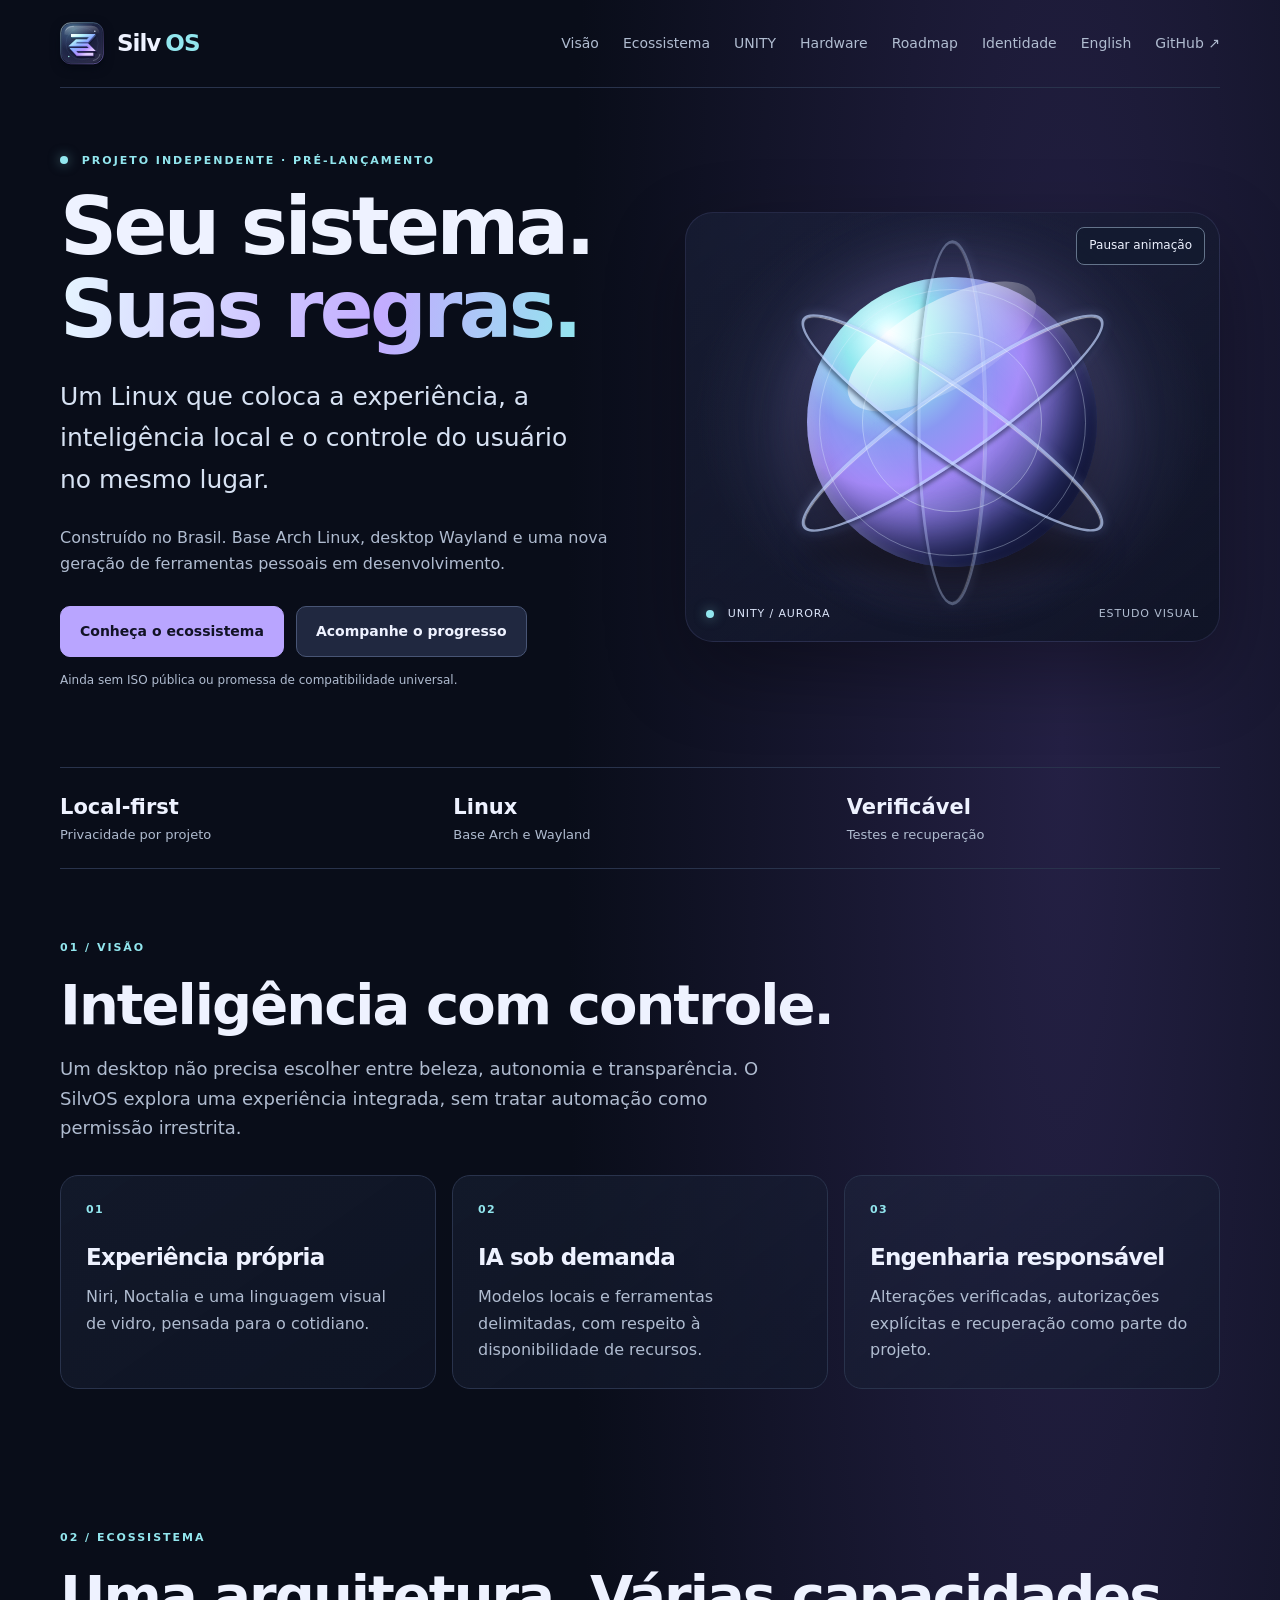
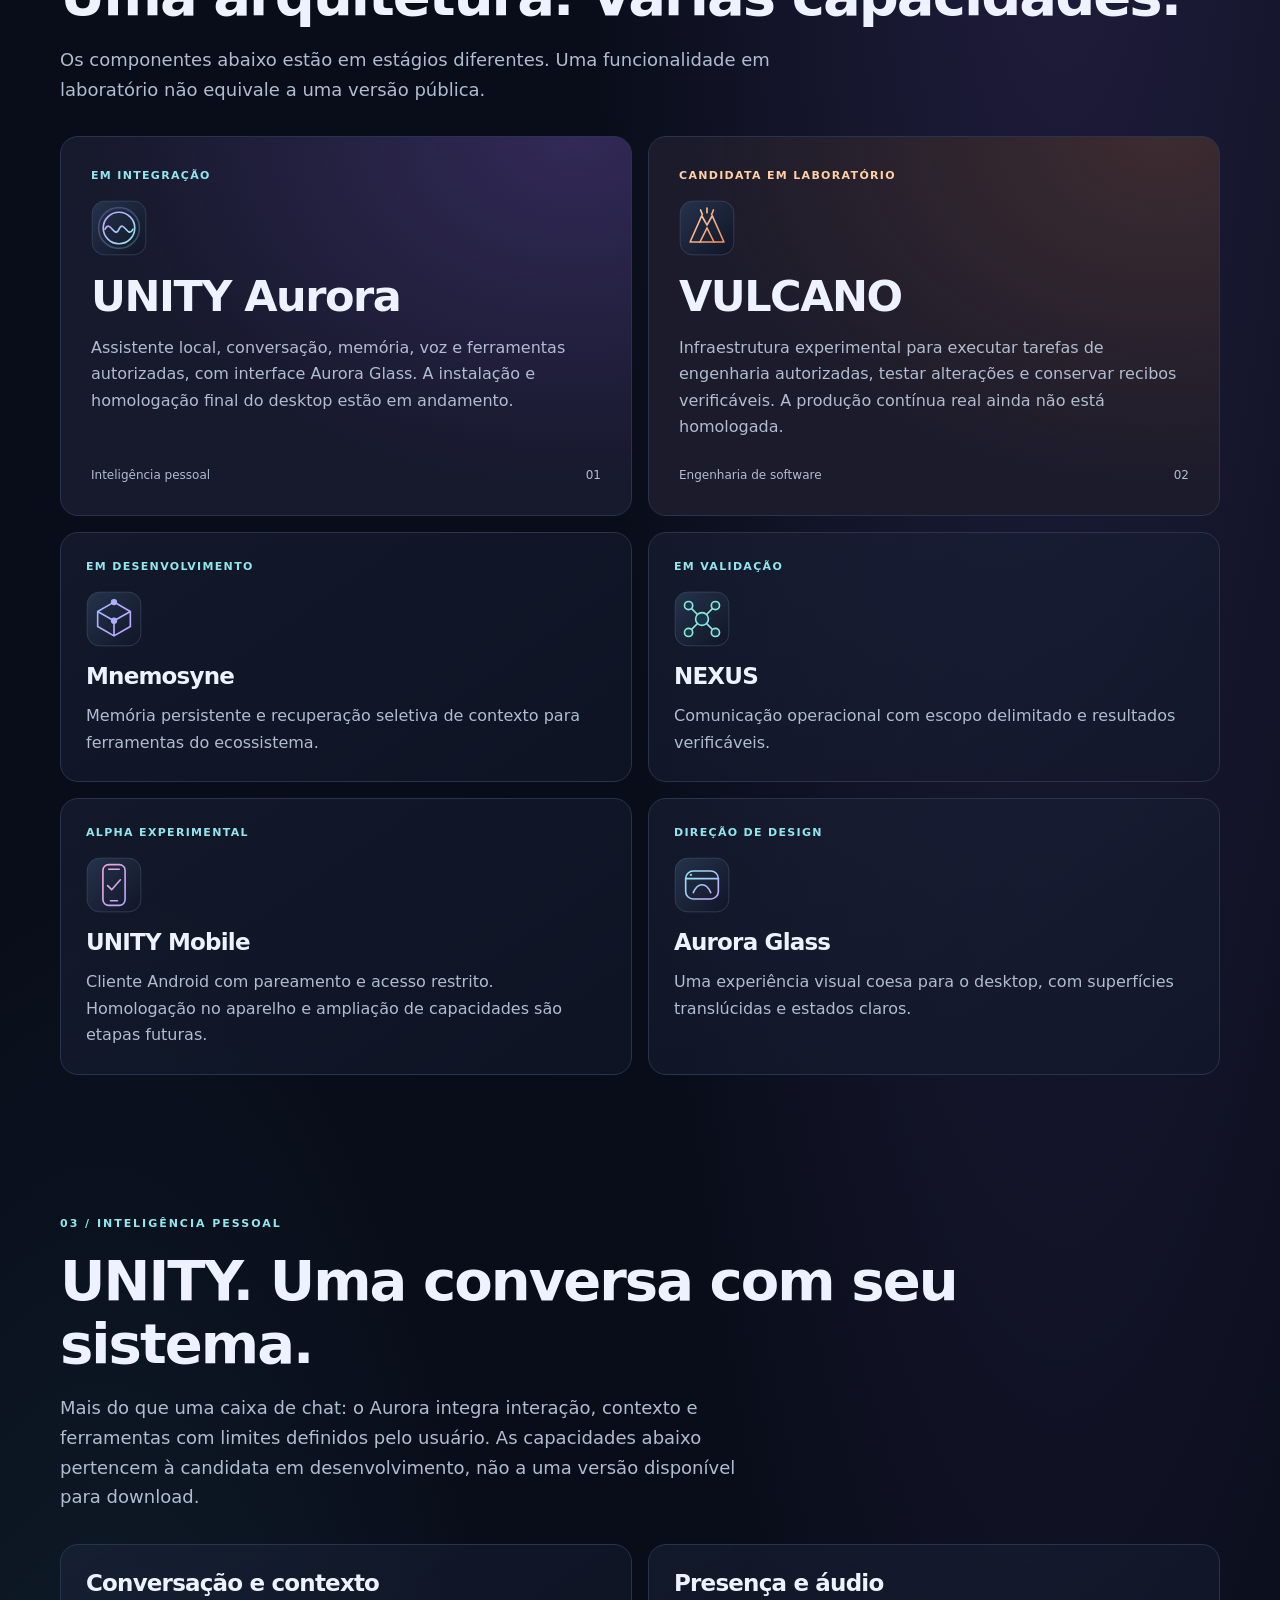
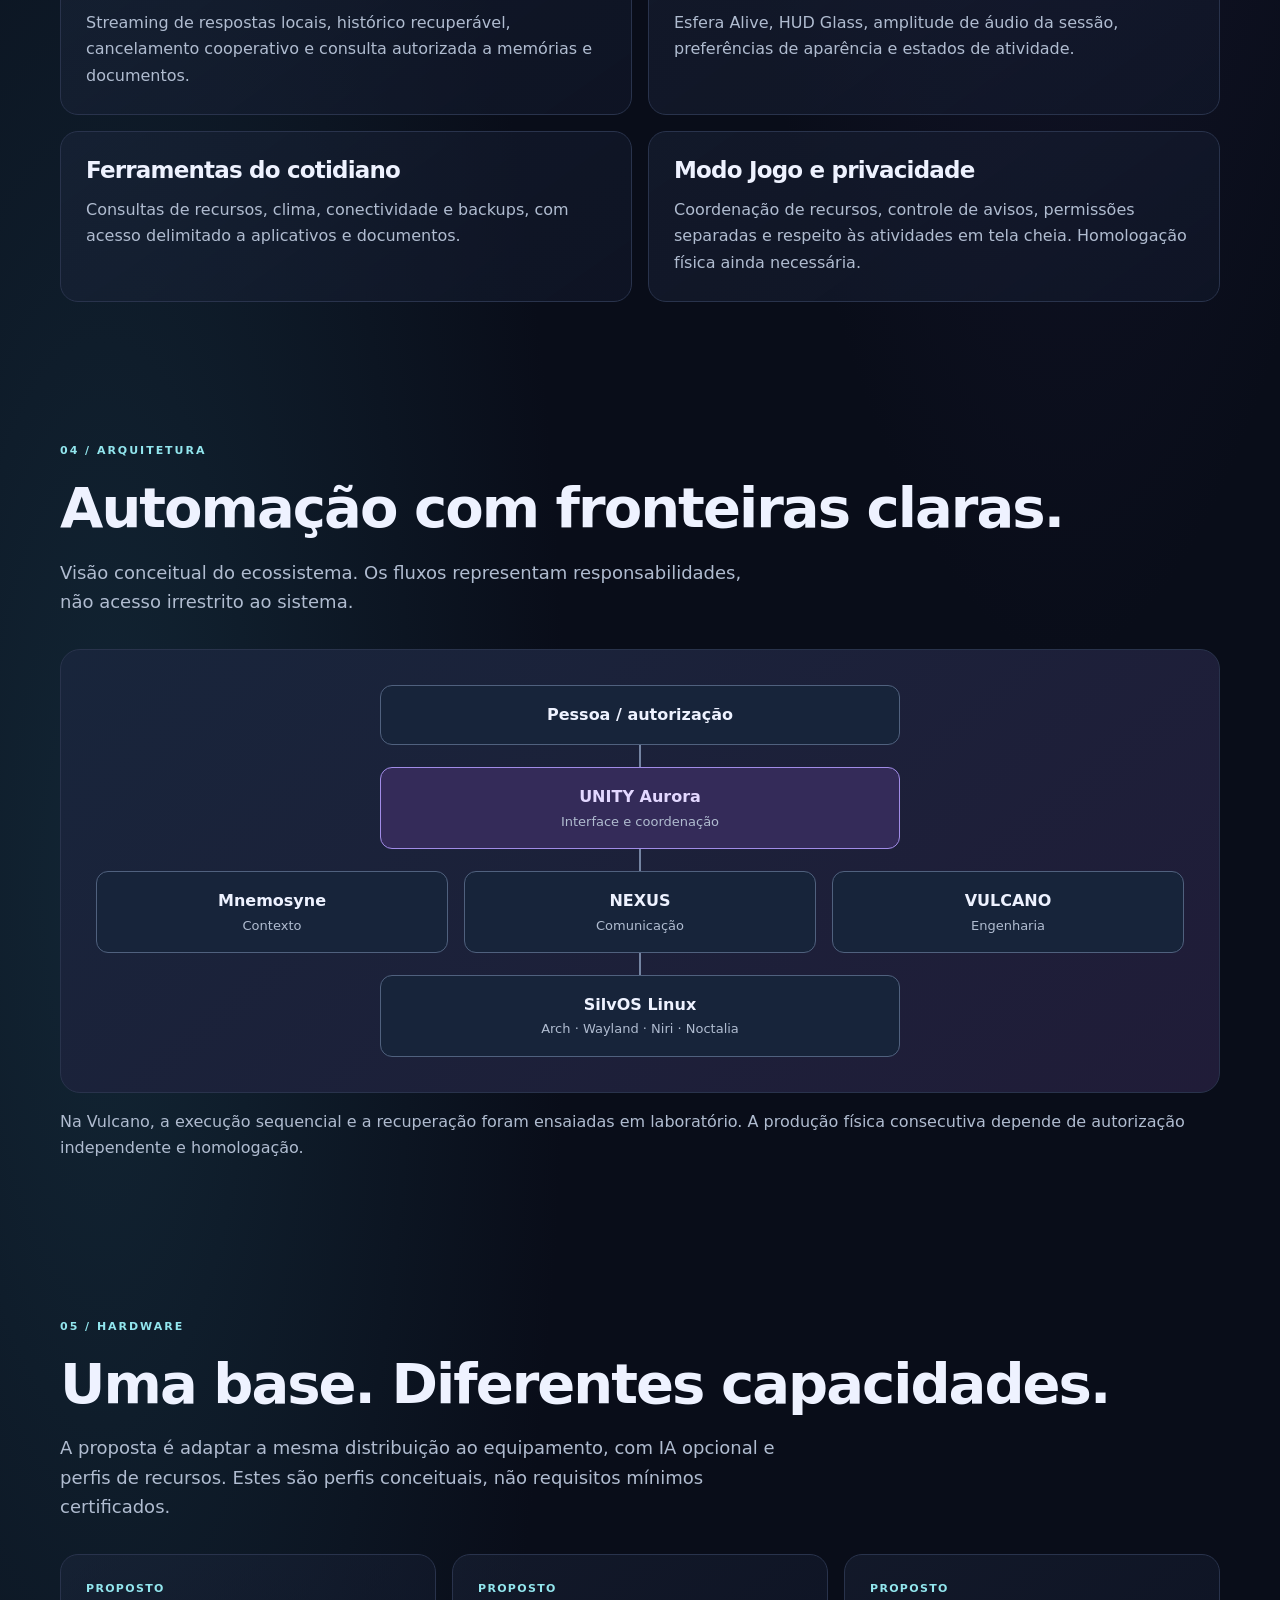
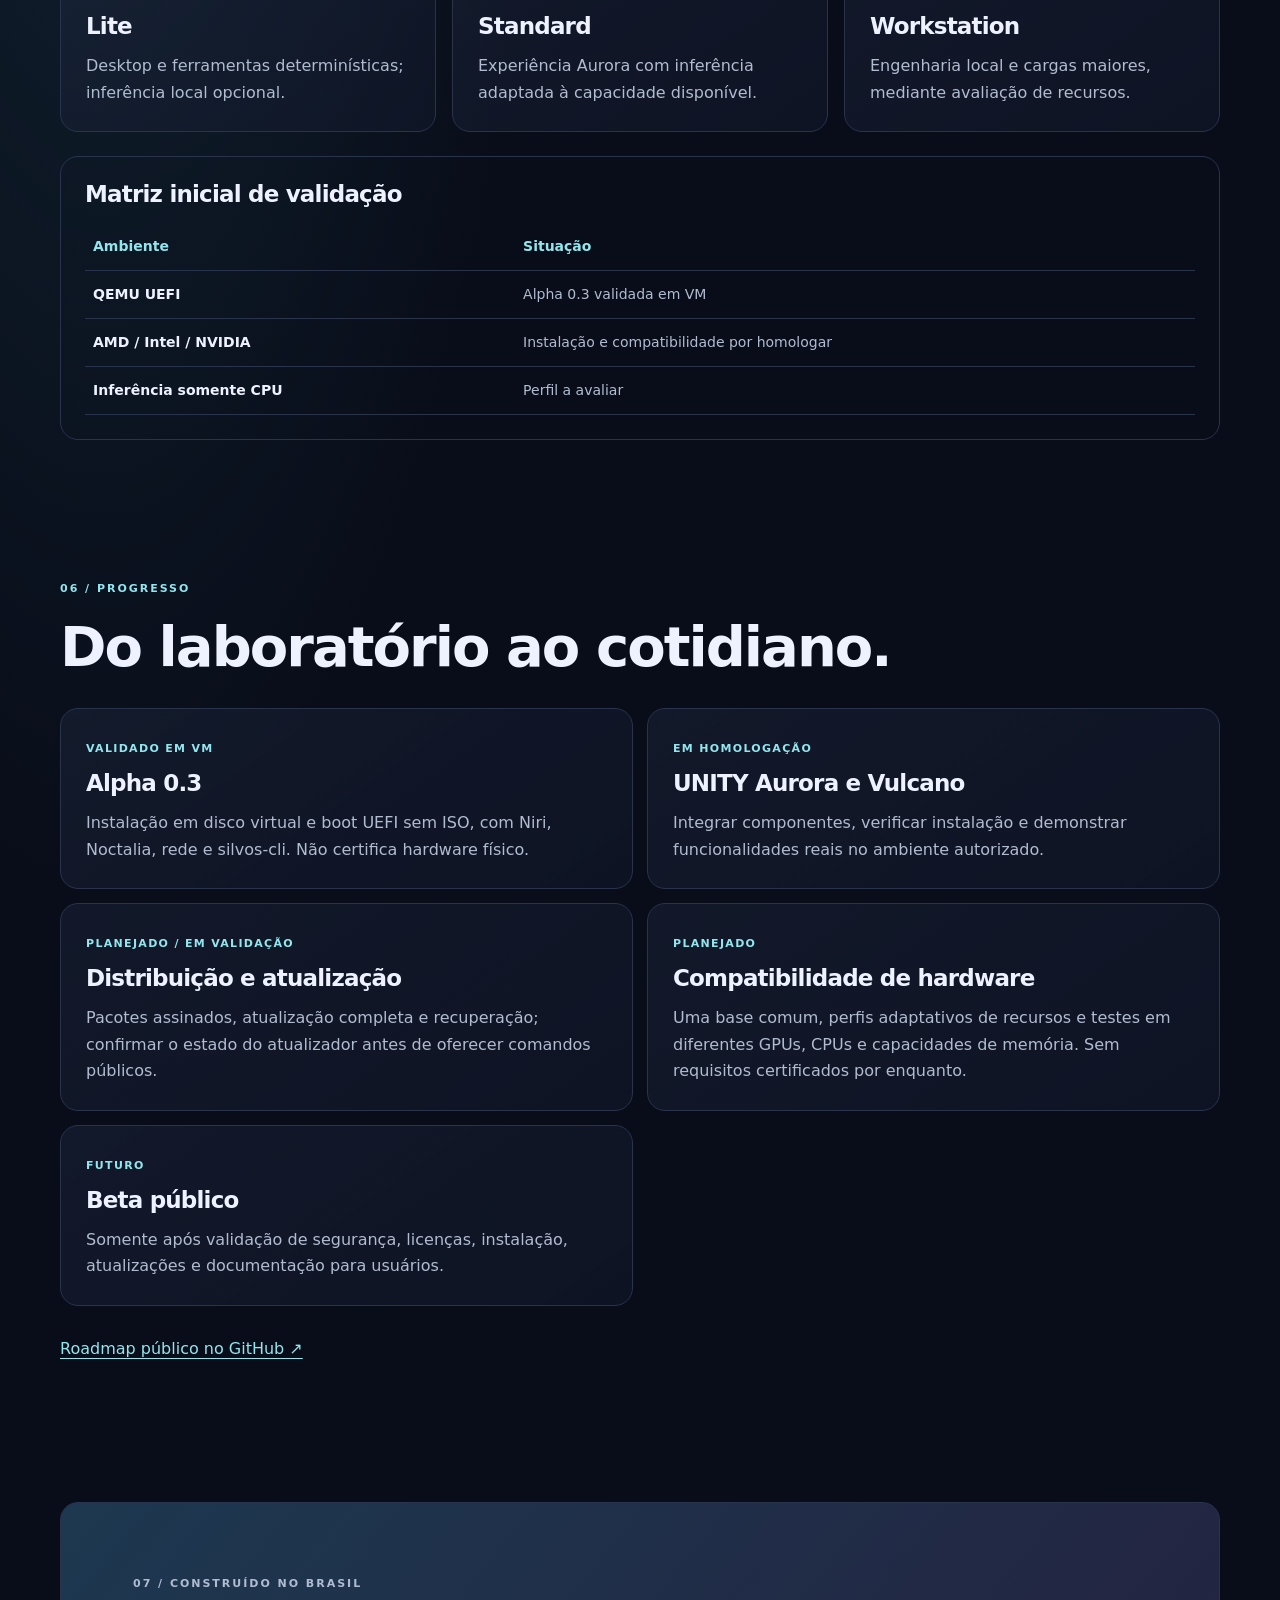
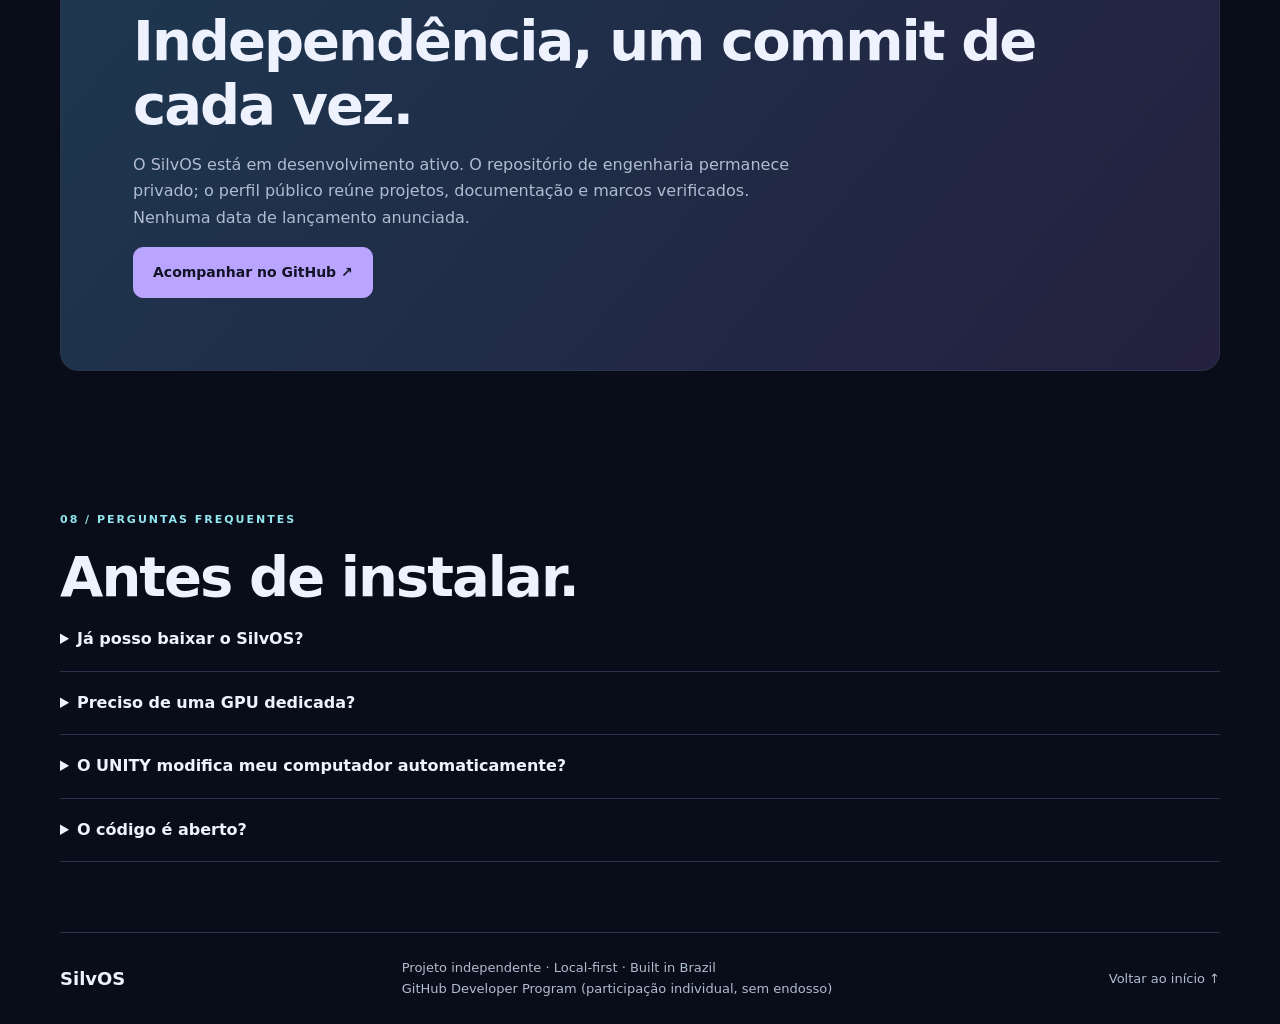
<file: index.html>
<!doctype html>
<html lang="pt-BR">
<head>
<meta charset="utf-8"><meta name="viewport" content="width=device-width,initial-scale=1">
<meta name="color-scheme" content="dark"><meta name="theme-color" content="#090d19">
<meta name="description" content="SilvOS: Linux independente, experiência Aurora Glass, inteligência local e engenharia responsável. Em desenvolvimento.">
<meta property="og:title" content="SilvOS | Your system. Your rules."><meta property="og:description" content="Conheça a próxima geração do SilvOS. Pré-lançamento, sem ISO pública."><meta property="og:type" content="website"><meta property="og:url" content="https://silviodarko.github.io/"><meta property="og:image" content="https://silviodarko.github.io/renascimento-social.svg"><meta name="twitter:card" content="summary_large_image"><link rel="canonical" href="https://silviodarko.github.io/"><link rel="alternate" hreflang="en" href="https://silviodarko.github.io/en.html"><link rel="alternate" hreflang="pt-BR" href="https://silviodarko.github.io/">
<link rel="icon" href="./favicon.svg" type="image/svg+xml"><link rel="stylesheet" href="./renascimento.css"><title>SilvOS | Your system. Your rules.</title>
<script src="./aurora-motion.js" defer></script></head>
<body>
<a class="skip" href="#conteudo">Pular para conteúdo</a>
<header class="shell nav"><a class="brand" href="#inicio"><img src="./favicon.svg" alt="" width="36" height="36">Silv<span>OS</span></a><nav aria-label="Navegação principal"><a href="#visao">Visão</a><a href="#ecossistema">Ecossistema</a><a href="#unity">UNITY</a><a href="#compatibilidade">Hardware</a><a href="#roadmap">Roadmap</a><a href="./brand.html">Identidade</a><a href="./en.html" lang="en">English</a><a href="https://github.com/silviodarko">GitHub ↗</a></nav></header>
<main id="conteudo">
<section class="shell hero" id="inicio">
<div><p class="eyebrow"><span class="dot"></span> PROJETO INDEPENDENTE · PRÉ-LANÇAMENTO</p><h1>Seu sistema.<br><span>Suas regras.</span></h1><p class="lead">Um Linux que coloca a experiência, a inteligência local e o controle do usuário no mesmo lugar.</p><p class="muted">Construído no Brasil. Base Arch Linux, desktop Wayland e uma nova geração de ferramentas pessoais em desenvolvimento.</p><div class="actions"><a class="primary" href="#ecossistema">Conheça o ecossistema</a><a class="secondary" href="#roadmap">Acompanhe o progresso</a></div><p class="small">Ainda sem ISO pública ou promessa de compatibilidade universal.</p></div>
<div class="hero-art" role="group" aria-label="Ilustração conceitual de uma esfera Aurora Glass, não uma captura do produto"><div class="orb" aria-hidden="true"><div class="orbit o1"></div><div class="orbit o2"></div><div class="orbit o3"></div><div class="core"></div></div><button type="button" id="motion-toggle" data-reduced="Movimento reduzido" class="motion-control" aria-pressed="false" data-pause="Pausar animação" data-resume="Retomar animação" hidden>Pausar animação</button><div class="art-label"><span class="dot"></span> UNITY / AURORA<span>ESTUDO VISUAL</span></div></div>
</section>
<section class="shell strip" aria-label="Princípios"><div><strong>Local-first</strong><span>Privacidade por projeto</span></div><div><strong>Linux</strong><span>Base Arch e Wayland</span></div><div><strong>Verificável</strong><span>Testes e recuperação</span></div></section>
<section class="shell section" id="visao"><p class="eyebrow">01 / VISÃO</p><h2>Inteligência com controle.</h2><p class="intro">Um desktop não precisa escolher entre beleza, autonomia e transparência. O SilvOS explora uma experiência integrada, sem tratar automação como permissão irrestrita.</p><div class="grid three"><article><span class="number">01</span><h3>Experiência própria</h3><p>Niri, Noctalia e uma linguagem visual de vidro, pensada para o cotidiano.</p></article><article><span class="number">02</span><h3>IA sob demanda</h3><p>Modelos locais e ferramentas delimitadas, com respeito à disponibilidade de recursos.</p></article><article><span class="number">03</span><h3>Engenharia responsável</h3><p>Alterações verificadas, autorizações explícitas e recuperação como parte do projeto.</p></article></div></section>
<section class="shell section" id="ecossistema"><p class="eyebrow">02 / ECOSSISTEMA</p><h2>Uma arquitetura. Várias capacidades.</h2><p class="intro">Os componentes abaixo estão em estágios diferentes. Uma funcionalidade em laboratório não equivale a uma versão pública.</p>
<div class="grid two">
<article class="feature aurora" id="unity-card"><p class="tag">EM INTEGRAÇÃO</p><img class="component-mark" src="./brand/unity.svg" width="56" height="56" alt=""><h3>UNITY Aurora</h3><p>Assistente local, conversação, memória, voz e ferramentas autorizadas, com interface Aurora Glass. A instalação e homologação final do desktop estão em andamento.</p><div class="feature-bottom">Inteligência pessoal <span>01</span></div></article>
<article class="feature vulcano"><p class="tag">CANDIDATA EM LABORATÓRIO</p><img class="component-mark" src="./brand/vulcano.svg" width="56" height="56" alt=""><h3>VULCANO</h3><p>Infraestrutura experimental para executar tarefas de engenharia autorizadas, testar alterações e conservar recibos verificáveis. A produção contínua real ainda não está homologada.</p><div class="feature-bottom">Engenharia de software <span>02</span></div></article>
<article><p class="tag">EM DESENVOLVIMENTO</p><img class="component-mark" src="./brand/mnemosyne.svg" width="56" height="56" alt=""><h3>Mnemosyne</h3><p>Memória persistente e recuperação seletiva de contexto para ferramentas do ecossistema.</p></article>
<article><p class="tag">EM VALIDAÇÃO</p><img class="component-mark" src="./brand/nexus.svg" width="56" height="56" alt=""><h3>NEXUS</h3><p>Comunicação operacional com escopo delimitado e resultados verificáveis.</p></article>
<article><p class="tag">ALPHA EXPERIMENTAL</p><img class="component-mark" src="./brand/mobile.svg" width="56" height="56" alt=""><h3>UNITY Mobile</h3><p>Cliente Android com pareamento e acesso restrito. Homologação no aparelho e ampliação de capacidades são etapas futuras.</p></article>
<article id="experiencia"><p class="tag">DIREÇÃO DE DESIGN</p><img class="component-mark" src="./brand/aurora.svg" width="56" height="56" alt=""><h3>Aurora Glass</h3><p>Uma experiência visual coesa para o desktop, com superfícies translúcidas e estados claros.</p></article>
</div></section>
<section class="shell section" id="unity"><span id="jarvis" aria-hidden="true"></span><p class="eyebrow">03 / INTELIGÊNCIA PESSOAL</p><h2>UNITY. Uma conversa com seu sistema.</h2><p class="intro">Mais do que uma caixa de chat: o Aurora integra interação, contexto e ferramentas com limites definidos pelo usuário. As capacidades abaixo pertencem à candidata em desenvolvimento, não a uma versão disponível para download.</p><div class="grid two"><article><h3>Conversação e contexto</h3><p>Streaming de respostas locais, histórico recuperável, cancelamento cooperativo e consulta autorizada a memórias e documentos.</p></article><article><h3>Presença e áudio</h3><p>Esfera Alive, HUD Glass, amplitude de áudio da sessão, preferências de aparência e estados de atividade.</p></article><article><h3>Ferramentas do cotidiano</h3><p>Consultas de recursos, clima, conectividade e backups, com acesso delimitado a aplicativos e documentos.</p></article><article><h3>Modo Jogo e privacidade</h3><p>Coordenação de recursos, controle de avisos, permissões separadas e respeito às atividades em tela cheia. Homologação física ainda necessária.</p></article></div></section>
<section class="shell section" id="arquitetura"><p class="eyebrow">04 / ARQUITETURA</p><h2>Automação com fronteiras claras.</h2><p class="intro">Visão conceitual do ecossistema. Os fluxos representam responsabilidades, não acesso irrestrito ao sistema.</p><div class="architecture"><div class="node user">Pessoa / autorização</div><div class="connector" aria-hidden="true"></div><div class="node brain">UNITY Aurora <small>Interface e coordenação</small></div><div class="connector" aria-hidden="true"></div><div class="grid three"><div class="node">Mnemosyne <small>Contexto</small></div><div class="node">NEXUS <small>Comunicação</small></div><div class="node">VULCANO <small>Engenharia</small></div></div><div class="connector" aria-hidden="true"></div><div class="node">SilvOS Linux <small>Arch · Wayland · Niri · Noctalia</small></div></div><p class="muted">Na Vulcano, a execução sequencial e a recuperação foram ensaiadas em laboratório. A produção física consecutiva depende de autorização independente e homologação.</p></section>
<section class="shell section" id="compatibilidade"><p class="eyebrow">05 / HARDWARE</p><h2>Uma base. Diferentes capacidades.</h2><p class="intro">A proposta é adaptar a mesma distribuição ao equipamento, com IA opcional e perfis de recursos. Estes são perfis conceituais, não requisitos mínimos certificados.</p><div class="grid three"><article><p class="tag">PROPOSTO</p><h3>Lite</h3><p>Desktop e ferramentas determinísticas; inferência local opcional.</p></article><article><p class="tag">PROPOSTO</p><h3>Standard</h3><p>Experiência Aurora com inferência adaptada à capacidade disponível.</p></article><article><p class="tag">PROPOSTO</p><h3>Workstation</h3><p>Engenharia local e cargas maiores, mediante avaliação de recursos.</p></article></div><div class="matrix"><h3>Matriz inicial de validação</h3><table><thead><tr><th scope="col">Ambiente</th><th scope="col">Situação</th></tr></thead><tbody><tr><th scope="row">QEMU UEFI</th><td>Alpha 0.3 validada em VM</td></tr><tr><th scope="row">AMD / Intel / NVIDIA</th><td>Instalação e compatibilidade por homologar</td></tr><tr><th scope="row">Inferência somente CPU</th><td>Perfil a avaliar</td></tr></tbody></table></div></section>
<section class="shell section" id="roadmap"><p class="eyebrow">06 / PROGRESSO</p><h2>Do laboratório ao cotidiano.</h2><div class="timeline">
<article><span class="phase">VALIDADO EM VM</span><h3>Alpha 0.3</h3><p>Instalação em disco virtual e boot UEFI sem ISO, com Niri, Noctalia, rede e silvos-cli. Não certifica hardware físico.</p></article>
<article><span class="phase">EM HOMOLOGAÇÃO</span><h3>UNITY Aurora e Vulcano</h3><p>Integrar componentes, verificar instalação e demonstrar funcionalidades reais no ambiente autorizado.</p></article>
<article id="atualizacoes"><span class="phase">PLANEJADO / EM VALIDAÇÃO</span><h3>Distribuição e atualização</h3><p>Pacotes assinados, atualização completa e recuperação; confirmar o estado do atualizador antes de oferecer comandos públicos.</p></article>
<article><span class="phase">PLANEJADO</span><h3>Compatibilidade de hardware</h3><p>Uma base comum, perfis adaptativos de recursos e testes em diferentes GPUs, CPUs e capacidades de memória. Sem requisitos certificados por enquanto.</p></article>
<article><span class="phase">FUTURO</span><h3>Beta público</h3><p>Somente após validação de segurança, licenças, instalação, atualizações e documentação para usuários.</p></article>
</div><a class="textlink" href="https://github.com/silviodarko/silviodarko/blob/main/SILVOS_ROADMAP.md">Roadmap público no GitHub ↗</a></section>
<section class="shell section" id="lancamento"><div class="closing"><p class="eyebrow">07 / CONSTRUÍDO NO BRASIL</p><h2>Independência, um commit de cada vez.</h2><p>O SilvOS está em desenvolvimento ativo. O repositório de engenharia permanece privado; o perfil público reúne projetos, documentação e marcos verificados. Nenhuma data de lançamento anunciada.</p><a class="primary" href="https://github.com/silviodarko">Acompanhar no GitHub ↗</a></div></section>
<section class="shell section faq" id="faq"><p class="eyebrow">08 / PERGUNTAS FREQUENTES</p><h2>Antes de instalar.</h2><details><summary>Já posso baixar o SilvOS?</summary><p>Não. A Alpha 0.3 é uma validação privada em VM. Não há ISO pública, data de lançamento ou instalador certificado para hardware físico.</p></details><details><summary>Preciso de uma GPU dedicada?</summary><p>Não há requisitos certificados. A proposta é separar o desktop da inferência opcional e testar diferentes capacidades, inclusive CPU-only.</p></details><details><summary>O UNITY modifica meu computador automaticamente?</summary><p>O desenho prevê ferramentas de escopo restrito e autorização explícita para alterações. A candidata ainda passa por homologação.</p></details><details><summary>O código é aberto?</summary><p>O repositório de engenharia permanece privado nesta etapa. O site e o portfólio são públicos; licenciamento e disponibilidade da distribuição serão definidos após revisão.</p></details></section></main>
<footer class="shell footer"><strong>SilvOS</strong><span>Projeto independente · Local-first · Built in Brazil<br><a href="https://github.com/developer">GitHub Developer Program</a> (participação individual, sem endosso)</span><a href="#inicio">Voltar ao início ↑</a></footer>
</body></html>
</file>
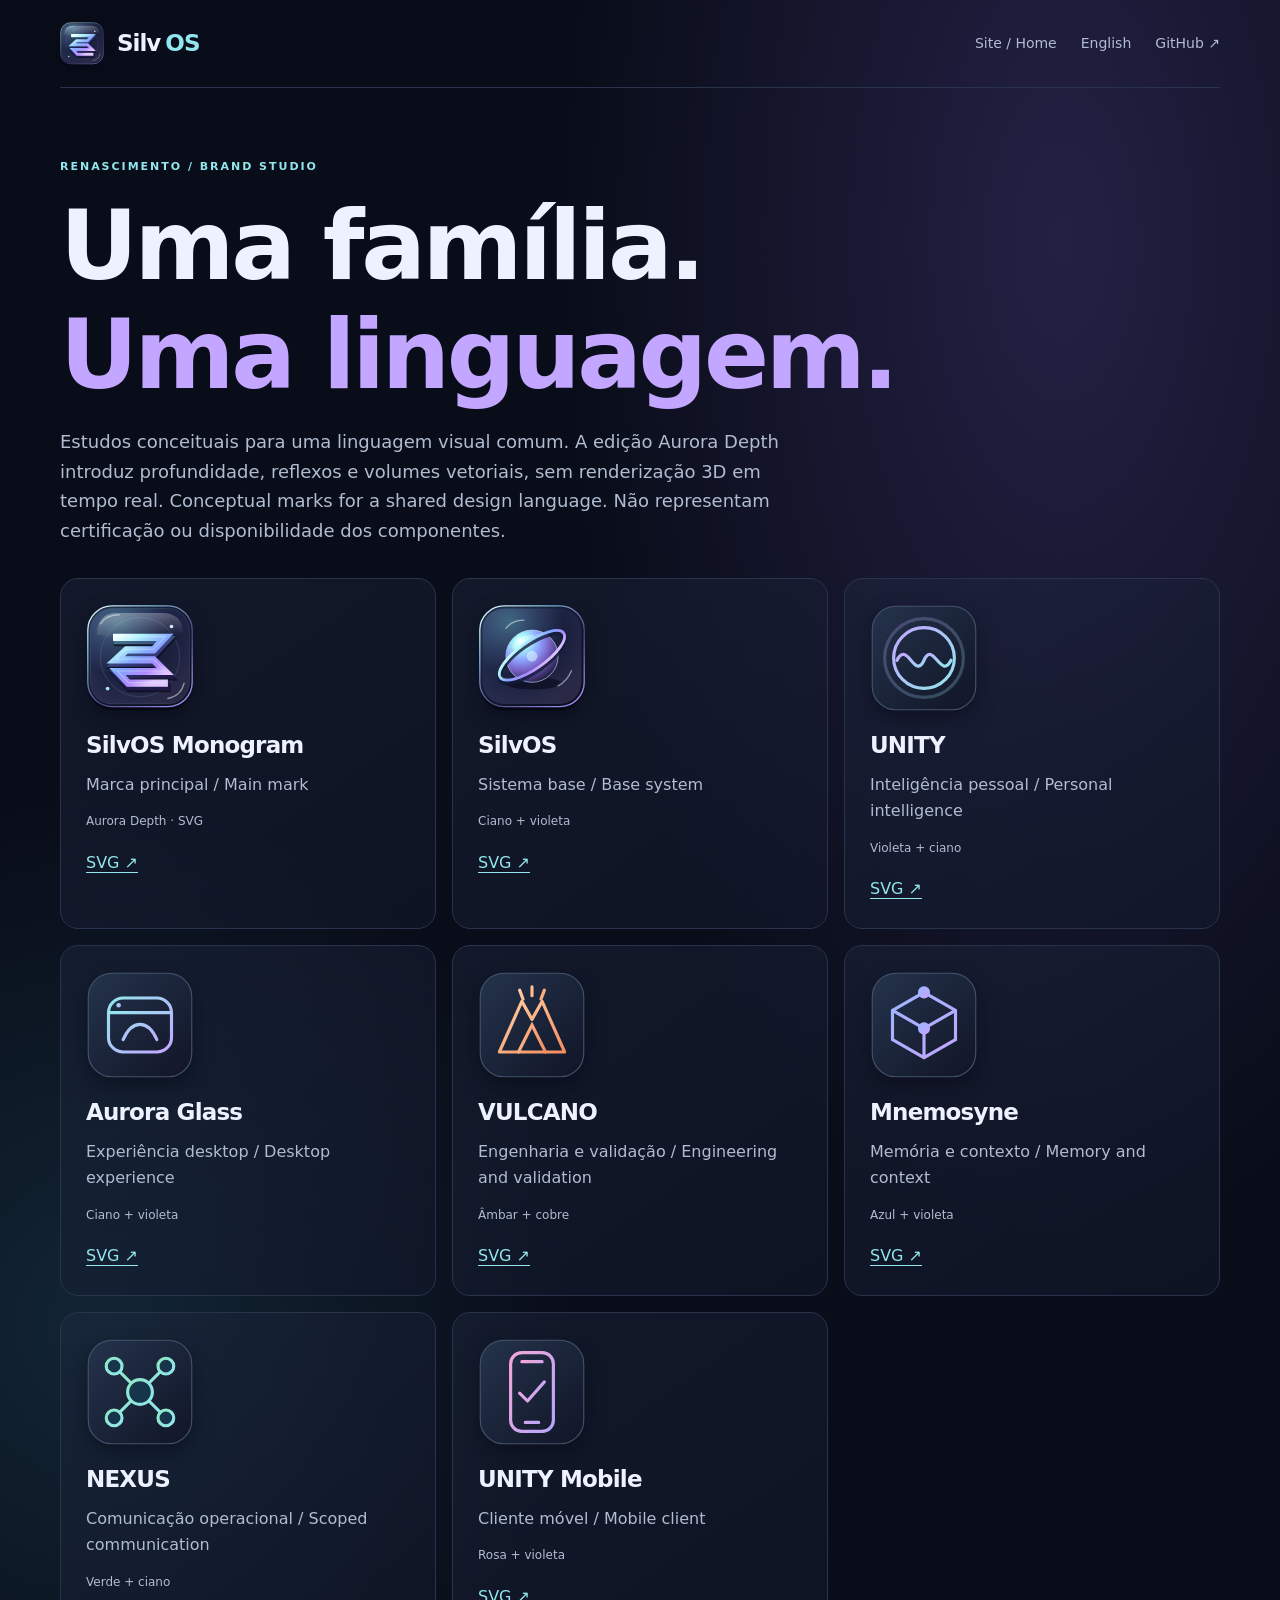
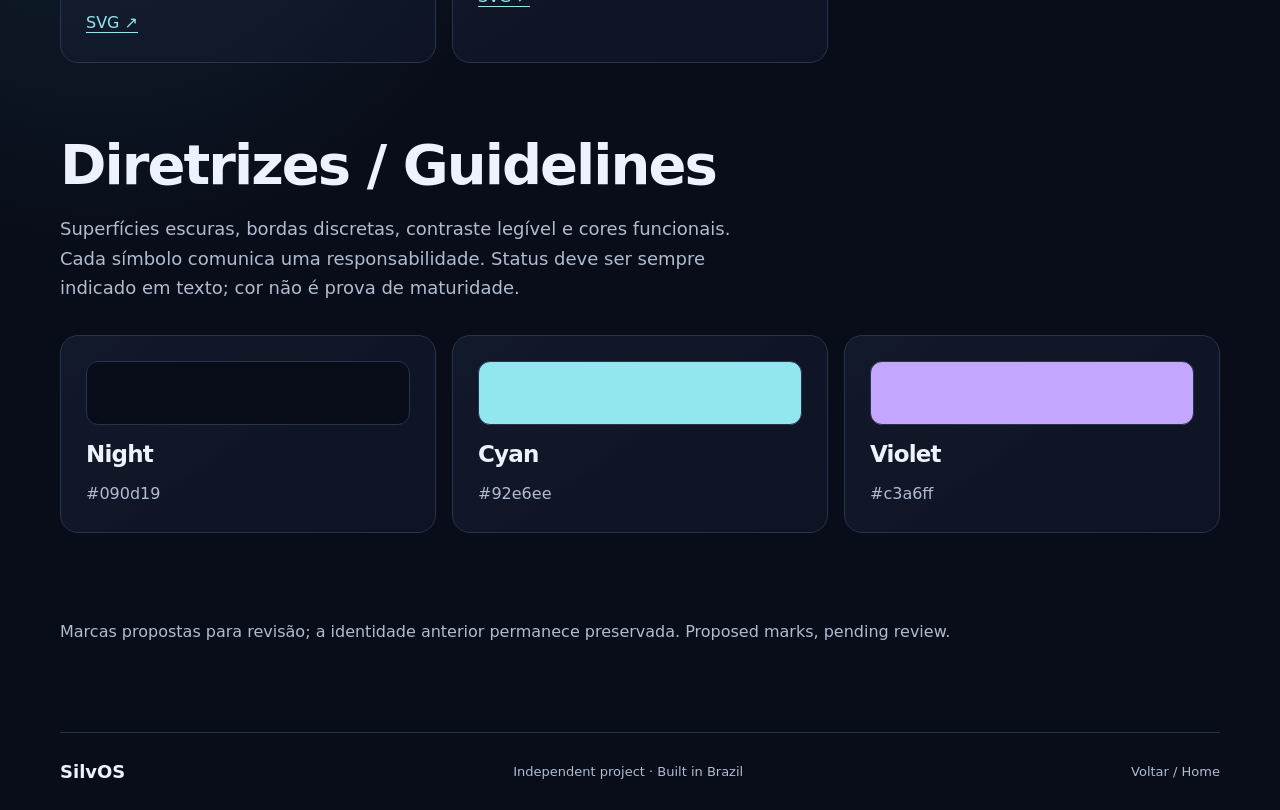
<file: brand.html>
<!doctype html><html lang="pt-BR"><head><meta charset="utf-8"><meta name="viewport" content="width=device-width,initial-scale=1"><meta name="color-scheme" content="dark"><meta name="description" content="Estudos de identidade visual do ecossistema SilvOS."><link rel="stylesheet" href="./renascimento.css"><link rel="icon" href="./favicon.svg"><title>SilvOS | Brand studio</title></head><body><a class="skip" href="#conteudo">Pular para conteúdo</a><header class="shell nav"><a class="brand" href="./index.html"><img src="./favicon.svg" width="36" height="36" alt="">Silv<span>OS</span></a><nav aria-label="Navegação"><a href="./index.html">Site / Home</a><a href="./en.html" lang="en">English</a><a href="https://github.com/silviodarko">GitHub ↗</a></nav></header><main class="shell section" id="conteudo"><p class="eyebrow">RENASCIMENTO / BRAND STUDIO</p><h1>Uma família.<br><span>Uma linguagem.</span></h1><p class="intro">Estudos conceituais para uma linguagem visual comum. A edição Aurora Depth introduz profundidade, reflexos e volumes vetoriais, sem renderização 3D em tempo real. Conceptual marks for a shared design language. Não representam certificação ou disponibilidade dos componentes.</p><div class="grid three"><article class="brand-card"><img src="./favicon.svg" alt="" width="96" height="96"><h3>SilvOS Monogram</h3><p>Marca principal / Main mark</p><p class="small">Aurora Depth · SVG</p><a class="textlink" href="./favicon.svg">SVG ↗</a></article><article class="brand-card"><img src="./brand/silvos.svg" alt="" width="96" height="96"><h3>SilvOS</h3><p>Sistema base / Base system</p><p class="small">Ciano + violeta</p><a class="textlink" href="./brand/silvos.svg">SVG ↗</a></article><article class="brand-card"><img src="./brand/unity.svg" alt="" width="96" height="96"><h3>UNITY</h3><p>Inteligência pessoal / Personal intelligence</p><p class="small">Violeta + ciano</p><a class="textlink" href="./brand/unity.svg">SVG ↗</a></article><article class="brand-card"><img src="./brand/aurora.svg" alt="" width="96" height="96"><h3>Aurora Glass</h3><p>Experiência desktop / Desktop experience</p><p class="small">Ciano + violeta</p><a class="textlink" href="./brand/aurora.svg">SVG ↗</a></article><article class="brand-card"><img src="./brand/vulcano.svg" alt="" width="96" height="96"><h3>VULCANO</h3><p>Engenharia e validação / Engineering and validation</p><p class="small">Âmbar + cobre</p><a class="textlink" href="./brand/vulcano.svg">SVG ↗</a></article><article class="brand-card"><img src="./brand/mnemosyne.svg" alt="" width="96" height="96"><h3>Mnemosyne</h3><p>Memória e contexto / Memory and context</p><p class="small">Azul + violeta</p><a class="textlink" href="./brand/mnemosyne.svg">SVG ↗</a></article><article class="brand-card"><img src="./brand/nexus.svg" alt="" width="96" height="96"><h3>NEXUS</h3><p>Comunicação operacional / Scoped communication</p><p class="small">Verde + ciano</p><a class="textlink" href="./brand/nexus.svg">SVG ↗</a></article><article class="brand-card"><img src="./brand/mobile.svg" alt="" width="96" height="96"><h3>UNITY Mobile</h3><p>Cliente móvel / Mobile client</p><p class="small">Rosa + violeta</p><a class="textlink" href="./brand/mobile.svg">SVG ↗</a></article></div><section class="section"><h2>Diretrizes / Guidelines</h2><p class="intro">Superfícies escuras, bordas discretas, contraste legível e cores funcionais. Cada símbolo comunica uma responsabilidade. Status deve ser sempre indicado em texto; cor não é prova de maturidade.</p><div class="grid three"><article><div class="swatch" style="background:#090d19"></div><h3>Night</h3><p>#090d19</p></article><article><div class="swatch" style="background:#92e6ee"></div><h3>Cyan</h3><p>#92e6ee</p></article><article><div class="swatch" style="background:#c3a6ff"></div><h3>Violet</h3><p>#c3a6ff</p></article></div></section><p class="muted">Marcas propostas para revisão; a identidade anterior permanece preservada. Proposed marks, pending review.</p></main><footer class="shell footer"><strong>SilvOS</strong><span>Independent project · Built in Brazil</span><a href="./index.html">Voltar / Home</a></footer></body></html>
</file>
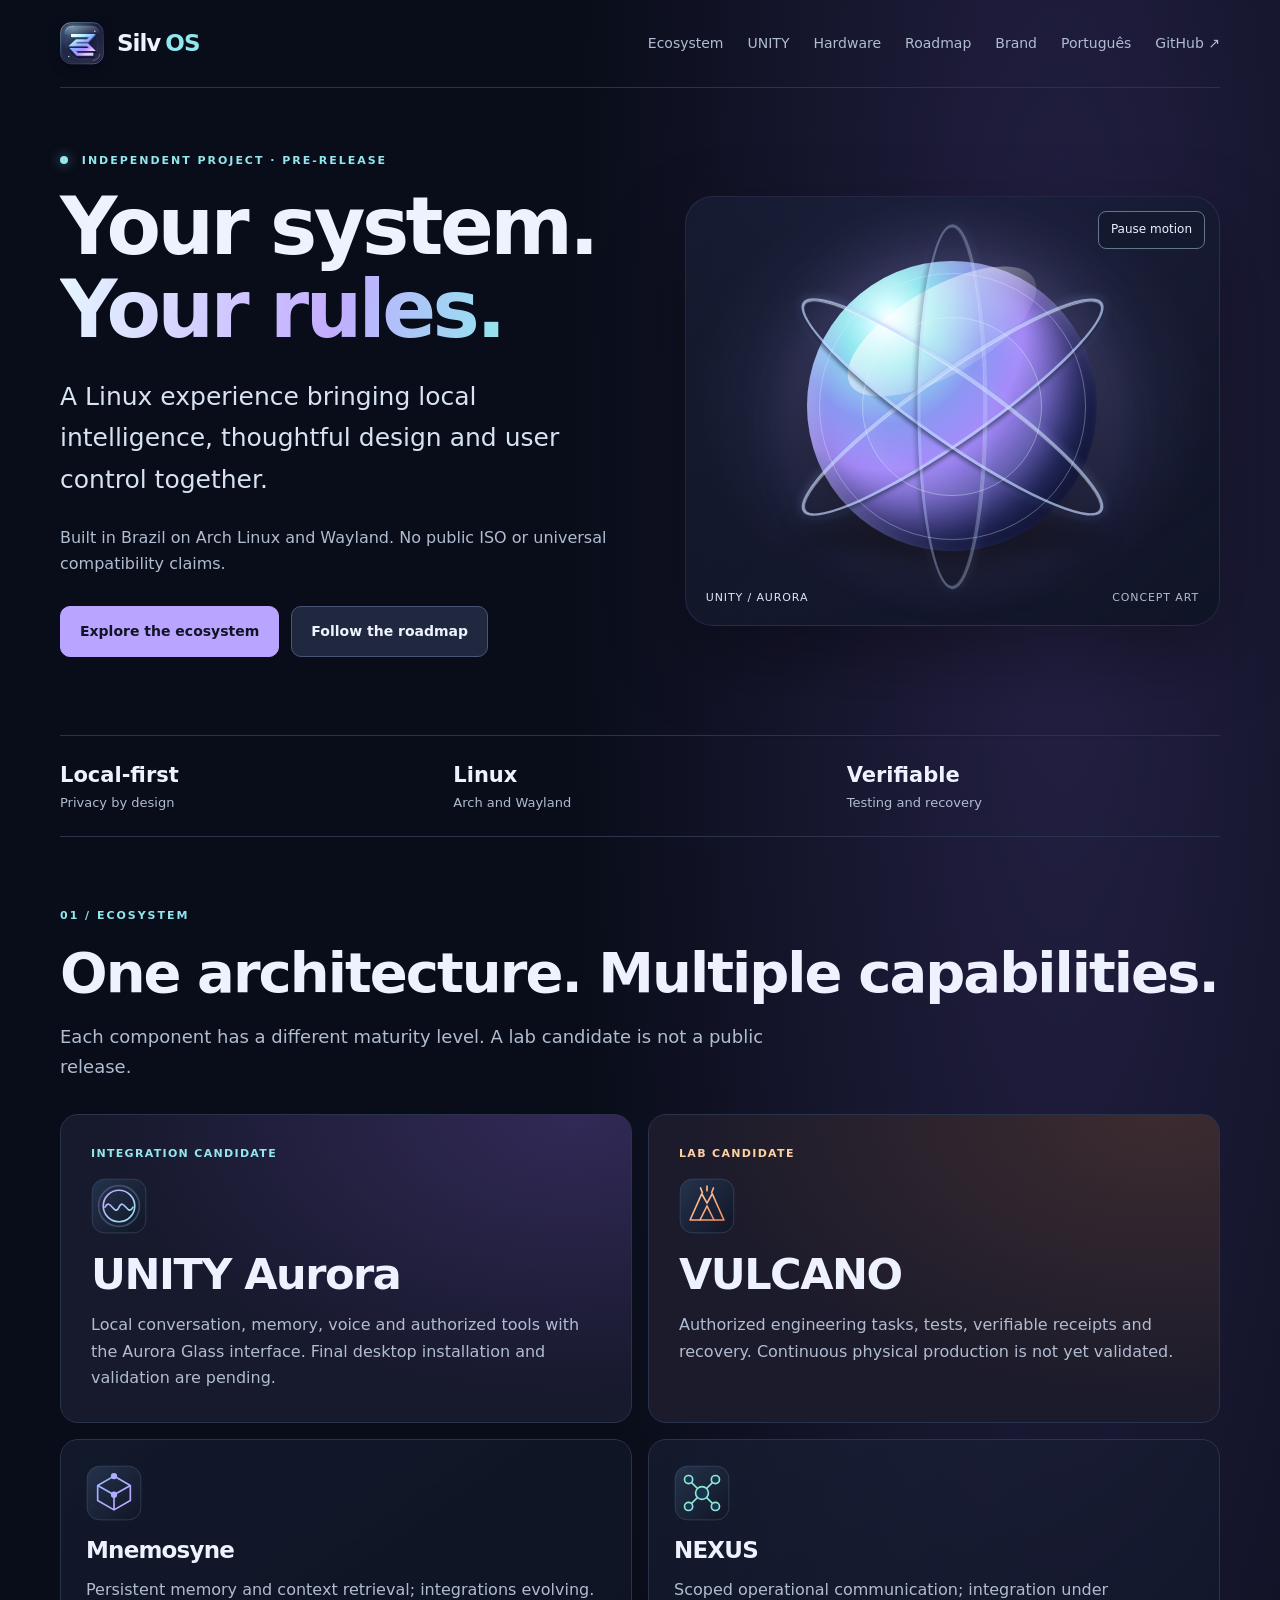
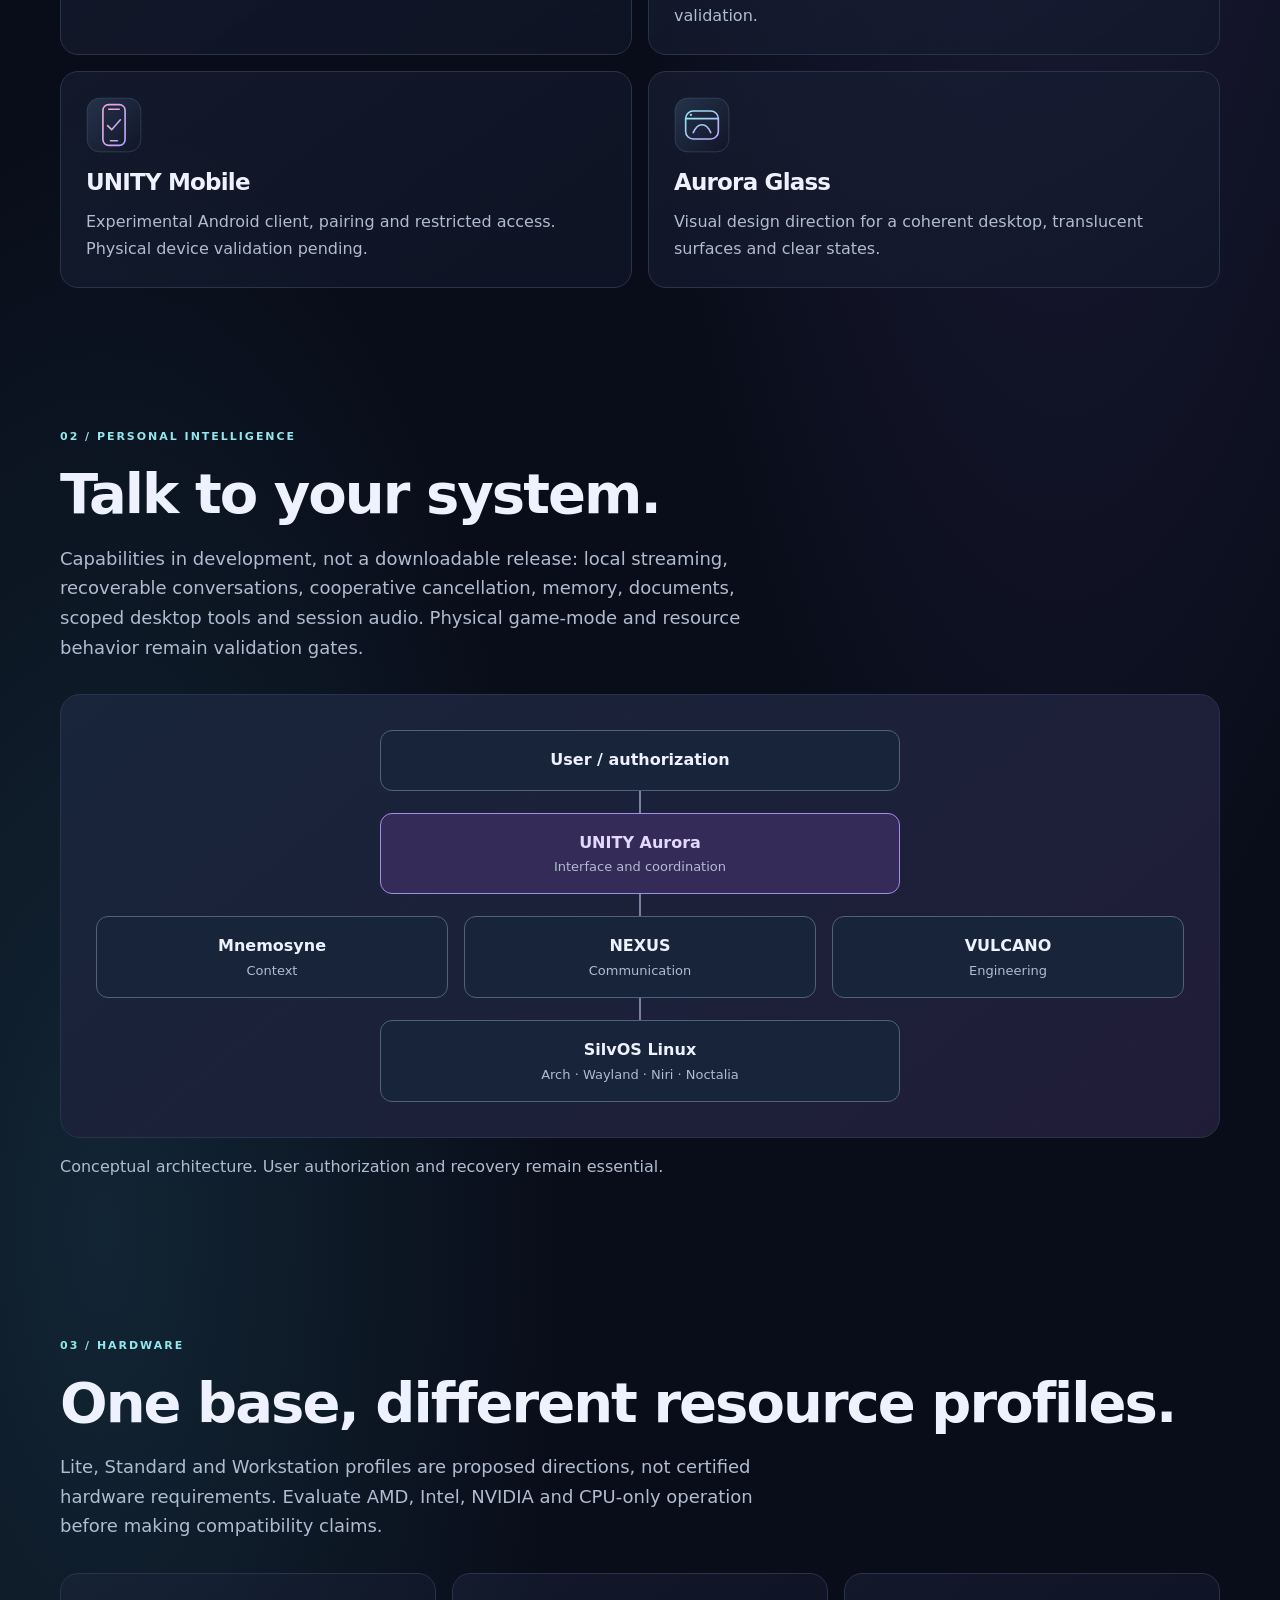
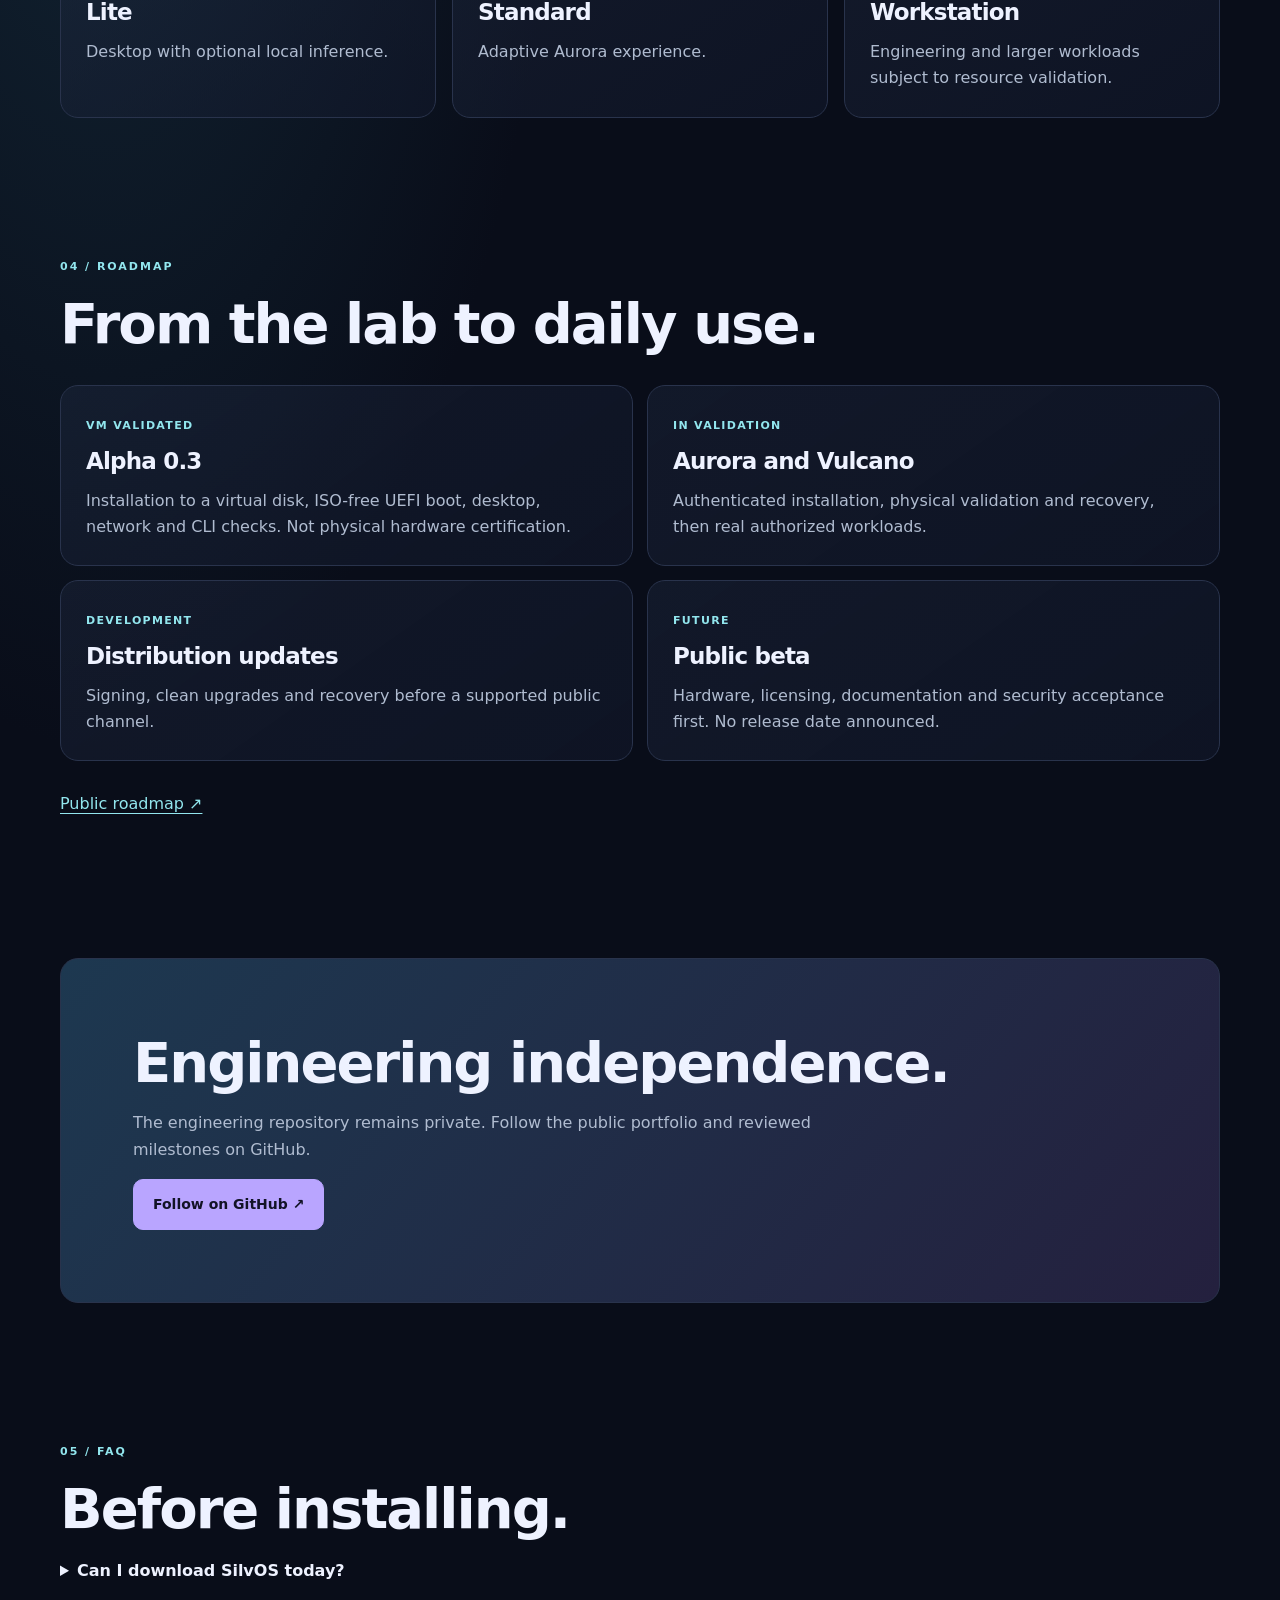
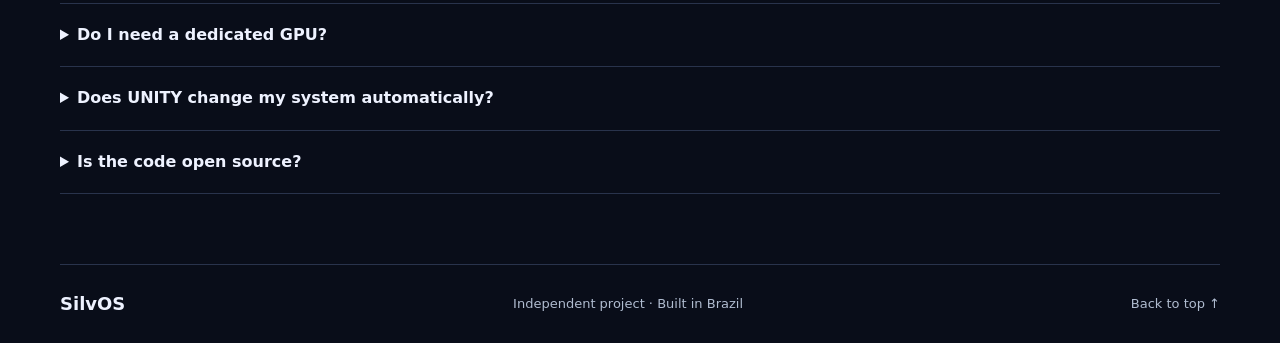
<file: en.html>
<!doctype html><html lang="en"><head><meta charset="utf-8"><meta name="viewport" content="width=device-width,initial-scale=1"><meta name="color-scheme" content="dark"><meta name="description" content="SilvOS: independent Linux, Aurora Glass and local-first intelligence in development."><link rel="canonical" href="https://silviodarko.github.io/en.html"><link rel="alternate" hreflang="pt-BR" href="https://silviodarko.github.io/"><link rel="icon" href="./favicon.svg" type="image/svg+xml"><link rel="stylesheet" href="./renascimento.css"><title>SilvOS | Your system. Your rules.</title><script src="./aurora-motion.js" defer></script></head><body>
<a class="skip" href="#content">Skip to content</a><header class="shell nav"><a class="brand" href="#home"><img src="./favicon.svg" alt="" width="36" height="36">Silv<span>OS</span></a><nav aria-label="Main navigation"><a href="#ecosystem">Ecosystem</a><a href="#unity">UNITY</a><a href="#hardware">Hardware</a><a href="#roadmap">Roadmap</a><a href="./brand.html">Brand</a><a href="./index.html" lang="pt-BR">Português</a><a href="https://github.com/silviodarko">GitHub ↗</a></nav></header>
<main id="content"><section class="shell hero" id="home"><div><p class="eyebrow"><span class="dot"></span> INDEPENDENT PROJECT · PRE-RELEASE</p><h1>Your system.<br><span>Your rules.</span></h1><p class="lead">A Linux experience bringing local intelligence, thoughtful design and user control together.</p><p class="muted">Built in Brazil on Arch Linux and Wayland. No public ISO or universal compatibility claims.</p><div class="actions"><a class="primary" href="#ecosystem">Explore the ecosystem</a><a class="secondary" href="#roadmap">Follow the roadmap</a></div></div><div class="hero-art" role="group" aria-label="Conceptual Aurora Glass orb, not a product screenshot"><div class="orb" aria-hidden="true"><div class="orbit o1"></div><div class="orbit o2"></div><div class="orbit o3"></div><div class="core"></div></div><button type="button" id="motion-toggle" data-reduced="Reduced motion" class="motion-control" aria-pressed="false" data-pause="Pause motion" data-resume="Resume motion" hidden>Pause motion</button><div class="art-label">UNITY / AURORA<span>CONCEPT ART</span></div></div></section>
<section class="shell strip" aria-label="Principles"><div><strong>Local-first</strong><span>Privacy by design</span></div><div><strong>Linux</strong><span>Arch and Wayland</span></div><div><strong>Verifiable</strong><span>Testing and recovery</span></div></section>
<section class="shell section" id="ecosystem"><p class="eyebrow">01 / ECOSYSTEM</p><h2>One architecture. Multiple capabilities.</h2><p class="intro">Each component has a different maturity level. A lab candidate is not a public release.</p><div class="grid two"><article class="feature aurora"><p class="tag">INTEGRATION CANDIDATE</p><img class="component-mark" src="./brand/unity.svg" width="56" height="56" alt=""><h3>UNITY Aurora</h3><p>Local conversation, memory, voice and authorized tools with the Aurora Glass interface. Final desktop installation and validation are pending.</p></article><article class="feature vulcano"><p class="tag">LAB CANDIDATE</p><img class="component-mark" src="./brand/vulcano.svg" width="56" height="56" alt=""><h3>VULCANO</h3><p>Authorized engineering tasks, tests, verifiable receipts and recovery. Continuous physical production is not yet validated.</p></article><article><img class="component-mark" src="./brand/mnemosyne.svg" width="56" height="56" alt=""><h3>Mnemosyne</h3><p>Persistent memory and context retrieval; integrations evolving.</p></article><article><img class="component-mark" src="./brand/nexus.svg" width="56" height="56" alt=""><h3>NEXUS</h3><p>Scoped operational communication; integration under validation.</p></article><article><img class="component-mark" src="./brand/mobile.svg" width="56" height="56" alt=""><h3>UNITY Mobile</h3><p>Experimental Android client, pairing and restricted access. Physical device validation pending.</p></article><article><img class="component-mark" src="./brand/aurora.svg" width="56" height="56" alt=""><h3>Aurora Glass</h3><p>Visual design direction for a coherent desktop, translucent surfaces and clear states.</p></article></div></section>
<section class="shell section" id="unity"><p class="eyebrow">02 / PERSONAL INTELLIGENCE</p><h2>Talk to your system.</h2><p class="intro">Capabilities in development, not a downloadable release: local streaming, recoverable conversations, cooperative cancellation, memory, documents, scoped desktop tools and session audio. Physical game-mode and resource behavior remain validation gates.</p><div class="architecture"><div class="node user">User / authorization</div><div class="connector" aria-hidden="true"></div><div class="node brain">UNITY Aurora <small>Interface and coordination</small></div><div class="connector" aria-hidden="true"></div><div class="grid three"><div class="node">Mnemosyne <small>Context</small></div><div class="node">NEXUS <small>Communication</small></div><div class="node">VULCANO <small>Engineering</small></div></div><div class="connector" aria-hidden="true"></div><div class="node">SilvOS Linux <small>Arch · Wayland · Niri · Noctalia</small></div></div><p class="muted">Conceptual architecture. User authorization and recovery remain essential.</p></section>
<section class="shell section" id="hardware"><p class="eyebrow">03 / HARDWARE</p><h2>One base, different resource profiles.</h2><p class="intro">Lite, Standard and Workstation profiles are proposed directions, not certified hardware requirements. Evaluate AMD, Intel, NVIDIA and CPU-only operation before making compatibility claims.</p><div class="grid three"><article><h3>Lite</h3><p>Desktop with optional local inference.</p></article><article><h3>Standard</h3><p>Adaptive Aurora experience.</p></article><article><h3>Workstation</h3><p>Engineering and larger workloads subject to resource validation.</p></article></div></section>
<section class="shell section" id="roadmap"><p class="eyebrow">04 / ROADMAP</p><h2>From the lab to daily use.</h2><div class="timeline"><article><span class="phase">VM VALIDATED</span><h3>Alpha 0.3</h3><p>Installation to a virtual disk, ISO-free UEFI boot, desktop, network and CLI checks. Not physical hardware certification.</p></article><article><span class="phase">IN VALIDATION</span><h3>Aurora and Vulcano</h3><p>Authenticated installation, physical validation and recovery, then real authorized workloads.</p></article><article><span class="phase">DEVELOPMENT</span><h3>Distribution updates</h3><p>Signing, clean upgrades and recovery before a supported public channel.</p></article><article><span class="phase">FUTURE</span><h3>Public beta</h3><p>Hardware, licensing, documentation and security acceptance first. No release date announced.</p></article></div><a class="textlink" href="https://github.com/silviodarko/silviodarko/blob/main/SILVOS_ROADMAP.md">Public roadmap ↗</a></section>
<section class="shell section"><div class="closing"><h2>Engineering independence.</h2><p>The engineering repository remains private. Follow the public portfolio and reviewed milestones on GitHub.</p><a class="primary" href="https://github.com/silviodarko">Follow on GitHub ↗</a></div></section><section class="shell section faq" id="faq"><p class="eyebrow">05 / FAQ</p><h2>Before installing.</h2><details><summary>Can I download SilvOS today?</summary><p>No. Alpha 0.3 is a private VM validation; there is no public ISO, release date or certified physical installer.</p></details><details><summary>Do I need a dedicated GPU?</summary><p>Hardware requirements are not certified. Optional inference and CPU-only profiles are proposed directions.</p></details><details><summary>Does UNITY change my system automatically?</summary><p>The design uses scoped tools and explicit authorization. Final validation is pending.</p></details><details><summary>Is the code open source?</summary><p>The engineering repository remains private. The website and portfolio are public; licensing and distribution availability remain subject to review.</p></details></section></main><footer class="shell footer"><strong>SilvOS</strong><span>Independent project · Built in Brazil</span><a href="#home">Back to top ↑</a></footer></body></html>
</file>
<file: renascimento.css>
:root{color-scheme:dark;--bg:#090d19;--ink:#eef2ff;--muted:#b0bcd0;--line:#29334c;--cyan:#92e6ee;--violet:#c3a6ff;--max:1160px}*{box-sizing:border-box}html{scroll-behavior:smooth;scroll-padding-top:24px}body{margin:0;background:radial-gradient(ellipse at 83% 10%,#242044 0,transparent 33%),radial-gradient(ellipse at 8% 55%,#122534 0,transparent 28%),var(--bg);color:var(--ink);font:16px/1.65 system-ui,-apple-system,BlinkMacSystemFont,"Segoe UI",sans-serif}a{color:inherit;text-decoration:none}a:focus-visible{outline:3px solid var(--cyan);outline-offset:5px}a:hover{color:var(--cyan)}.shell{width:min(var(--max),calc(100% - 48px));margin-inline:auto}.skip{position:absolute;left:12px;top:-100px;background:var(--ink);color:var(--bg);padding:12px;z-index:10}.skip:focus{top:12px}.nav{display:flex;align-items:center;justify-content:space-between;gap:16px;min-height:88px;border-bottom:1px solid var(--line)}.brand{display:flex;align-items:center;gap:4px;font-size:23px;font-weight:750;letter-spacing:-1px}.brand img{margin-right:8px}.brand span{color:var(--cyan)}nav{display:flex;gap:24px;flex-wrap:wrap;font-size:14px;color:var(--muted)}.hero{min-height:620px;display:grid;grid-template-columns:1.1fr 1fr;align-items:center;gap:36px;padding-block:80px}.eyebrow{font-size:11px;font-weight:700;letter-spacing:.18em;color:var(--cyan);margin:0 0 16px}.dot{display:inline-block;width:8px;height:8px;background:var(--cyan);border-radius:50%;margin-right:8px;box-shadow:0 0 12px #92e6ee80}h1,h2,h3,p{overflow-wrap:break-word}h1,h2,h3{line-height:1.13;letter-spacing:-.035em;margin:0}h1{font-size:clamp(50px,7.5vw,100px);font-weight:760}h1 span{color:var(--violet)}h2{font-size:clamp(32px,4.6vw,56px)}h3{font-size:23px}.lead{font-size:clamp(18px,2.4vw,25px);max-width:540px}.muted,.intro,article p,.closing p,.small,.footer{color:var(--muted)}.small{font-size:12px}.actions{display:flex;gap:12px;flex-wrap:wrap;margin:28px 0 14px}.primary,.secondary{display:inline-block;padding:13px 19px;border-radius:10px;font-weight:650;font-size:14px;border:1px solid #485575}.primary{background:#b9a5ff;color:#121326;border-color:#b9a5ff}.primary:hover{background:#d6c8ff;color:#121326}.secondary{background:#202840}.hero-art{min-height:430px;position:relative;display:grid;place-items:center;border:1px solid #5b5e903f;border-radius:28px;overflow:hidden;background:radial-gradient(circle at 50% 45%,#38356b 0,transparent 54%),linear-gradient(145deg,#202a4666,#101426);box-shadow:0 30px 80px #0005}.orb{position:relative;width:min(68%,290px);aspect-ratio:1;border-radius:50%;background:radial-gradient(circle at 30% 25%,#e2fdff 0,#88e8f0 8%,#7476dd 27%,#a68bfa 45%,#333d86 70%,#12192f 93%);box-shadow:inset -24px -20px 60px #05071980,0 0 70px #9f89f45c;isolation:isolate}.orbit{position:absolute;inset:38% -13%;border:2px solid #c3d7ffb0;border-radius:50%;transform:rotate(-35deg);box-shadow:0 0 16px #a9baff55}.o2{transform:rotate(35deg);border-color:#8de9f0aa}.o3{transform:rotate(90deg);opacity:.5}.core{position:absolute;inset:19%;border:1px solid #e4f5ff66;border-radius:50%;box-shadow:inset 0 0 30px #ccefff22}.art-label{position:absolute;left:20px;right:20px;bottom:18px;display:flex;align-items:center;gap:6px;color:#dce5fa;font-size:11px;letter-spacing:.08em}.art-label span:last-child{margin-left:auto;color:#b0bcd0}.strip{display:grid;grid-template-columns:repeat(3,1fr);border-block:1px solid var(--line);padding-block:22px;gap:20px}.strip strong,.strip span{display:block}.strip strong{font-size:21px}.strip span{font-size:13px;color:var(--muted)}.section{padding-block:70px}.intro{max-width:720px;font-size:18px;margin:18px 0 32px}.grid{display:grid;gap:16px}.three{grid-template-columns:repeat(3,1fr)}.two{grid-template-columns:repeat(2,1fr)}article,.closing{border:1px solid var(--line);border-radius:18px;padding:25px;background:linear-gradient(145deg,#202a4266,#11182b99)}article p{margin:14px 0 0}.number,.phase,.tag{font-size:11px;font-weight:700;letter-spacing:.12em;color:var(--cyan)}.number{display:block;margin-bottom:25px}.tag{margin:0 0 15px!important;color:var(--cyan)!important}.feature{padding:30px;min-height:260px;display:flex;flex-direction:column}.feature h3{font-size:clamp(28px,4vw,43px)}.aurora{background:radial-gradient(ellipse at 90% 0,#6d4db350,transparent 65%),#17192d}.vulcano{background:radial-gradient(ellipse at 90% 0,#9d5d3e40,transparent 65%),#1c1b2b}.vulcano .tag{color:#ffd0a3!important}.feature-bottom{display:flex;justify-content:space-between;gap:10px;margin-top:auto;padding-top:25px;font-size:12px;color:var(--muted)}.timeline{display:grid;grid-template-columns:repeat(2,1fr);gap:14px;margin:30px 0}.timeline h3{margin-top:10px}.textlink{color:var(--cyan);text-decoration:underline;text-underline-offset:4px}.closing{padding:clamp(26px,6vw,72px);background:linear-gradient(130deg,#1d3850,#24203e)}.closing p:not(.eyebrow){max-width:690px}.footer{display:flex;align-items:center;justify-content:space-between;gap:16px;border-top:1px solid var(--line);padding-block:24px;font-size:13px}.footer strong{font-size:18px;color:var(--ink)}@media(max-width:760px){.shell{width:calc(100% - 32px)}.nav{align-items:flex-start;flex-direction:column;padding-block:18px}nav{gap:12px 20px}.hero{grid-template-columns:1fr;padding-block:54px;min-height:0}.hero-art{min-height:340px}.three,.two,.timeline{grid-template-columns:1fr}.strip{gap:10px}.strip strong{font-size:16px}.strip span{font-size:12px}.section{padding-block:45px}.footer{align-items:flex-start;flex-direction:column}}@media(max-width:360px){.strip{grid-template-columns:1fr}.art-label{font-size:9px}.hero-art{min-height:270px}}@media(prefers-reduced-motion:reduce){html{scroll-behavior:auto}}
.architecture{border:1px solid var(--line);border-radius:20px;padding:clamp(16px,4vw,35px);background:linear-gradient(140deg,#18253b,#201c38);text-align:center}.node{border:1px solid #50617e;border-radius:12px;padding:16px;background:#17243a;font-weight:700;color:var(--ink);min-width:0}.node small{display:block;font-weight:400;color:var(--muted);font-size:13px}.architecture>.node{max-width:520px;margin-inline:auto}.brain{border-color:#a18ce7;background:#342b59;color:#e3d8ff}.connector{height:22px;width:2px;margin:auto;background:#7484a2}.matrix{margin-top:24px;border:1px solid var(--line);border-radius:18px;padding:24px;overflow:auto}.matrix table{border-collapse:collapse;width:100%;margin-top:16px;text-align:left}.matrix th,.matrix td{padding:12px 8px;border-bottom:1px solid var(--line);font-size:14px}.matrix td{color:var(--muted)}.matrix thead th{color:var(--cyan)}#jarvis{display:block;scroll-margin-top:24px}@media(max-width:760px){.architecture .grid{gap:8px}.matrix{padding:16px}.matrix th,.matrix td{padding:8px 4px}}

.brand-card img{display:block;margin:0 0 20px}.brand-card h3{margin-bottom:8px}.brand-card .textlink{display:inline-block;margin-top:18px}.swatch{height:64px;border:1px solid var(--line);border-radius:12px;margin-bottom:16px}.component-mark{display:block;margin-bottom:16px}.faq details{padding:18px 0;border-bottom:1px solid var(--line)}.faq summary{font-weight:650;cursor:pointer}.faq details p{color:var(--muted);max-width:740px}.faq summary:focus-visible{outline:2px solid var(--cyan);outline-offset:4px}

.hero h1{font-size:clamp(42px,6.2vw,82px)}@media(min-width:761px){.hero{padding-block:64px}}@media(max-width:760px){.hero h1{font-size:clamp(42px,8vw,52px)}}

/* Aurora Depth: a dimensional static brand, with optional ambient motion. */
.brand{gap:5px}.brand img{width:44px;height:44px;filter:drop-shadow(0 3px 5px #0205118c)}.brand-card img{width:108px;height:108px;filter:drop-shadow(0 8px 10px #02051170)}.orb{background:radial-gradient(ellipse at 28% 20%,#fff 0%,#d5fcff 5%,#91e8ef 15%,#8a98f2 32%,#a68bfa 46%,#343b80 73%,#111527 100%);box-shadow:inset 8px 8px 16px #ddf8ff44,inset -25px -24px 40px #050719a0,0 24px 42px #0008,0 0 65px #a393f45c;transform:translateY(-5px)}.orb::before{content:"";position:absolute;inset:9% 17% 61% 10%;border-radius:50%;background:linear-gradient(160deg,#ffffffb0,#fff0);transform:rotate(-30deg);pointer-events:none}.orb::after{content:"";position:absolute;inset:4%;border:1px solid #deefff55;border-radius:50%;pointer-events:none}.orbit{border:3px solid #c3d7ffb0;box-shadow:0 3px 4px #10183288,inset 0 1px 1px #fff9,0 0 12px #a9baff44}.hero-art{background:radial-gradient(ellipse at 50% 47%,#40386e 0%,#242944 34%,transparent 68%),linear-gradient(145deg,#202a4666,#101426)}.hero-art::before{content:"";position:absolute;width:56%;height:9%;bottom:17%;left:22%;border-radius:50%;background:#0007;filter:blur(13px);pointer-events:none}.hero-art .orb{z-index:1}.art-label{z-index:2}@media(max-width:760px){.brand img{width:40px;height:40px}}
/* Aurora Motion: static by default; JS enables motion only while visible. */
.hero h1{line-height:1.04;letter-spacing:-.045em}
@supports ((background-clip:text) or (-webkit-background-clip:text)){.hero h1 span{background:linear-gradient(100deg,#e6f6ff,#c2acff 62%,#92e6ee);background-clip:text;-webkit-background-clip:text;color:transparent}}
.hero .lead{color:#d7e2f3}
.hero-art{perspective:900px}
.orb{--light-x:28%;--light-y:20%;--tilt-x:0deg;--tilt-y:0deg;background:radial-gradient(ellipse at var(--light-x) var(--light-y),#fff 0%,#d5fcff 5%,#91e8ef 15%,#8a98f2 32%,#a68bfa 46%,#343b80 73%,#111527 100%);transform:translateY(-5px) rotateX(var(--tilt-x)) rotateY(var(--tilt-y));transform-style:preserve-3d}
.motion-running .orb{animation:aurora-float 7s ease-in-out infinite}
.motion-running .core{animation:aurora-breathe 5s ease-in-out infinite}
@keyframes aurora-float{0%,100%{transform:translateY(-5px) rotateX(var(--tilt-x)) rotateY(var(--tilt-y))}50%{transform:translateY(-13px) rotateX(var(--tilt-x)) rotateY(var(--tilt-y)) scale(1.015)}}
@keyframes aurora-breathe{0%,100%{opacity:.7;transform:scale(1)}50%{opacity:1;transform:scale(1.04)}}
.motion-control{position:absolute;z-index:3;top:14px;right:14px;font:inherit;font-size:12px;color:var(--ink);background:#131b30e6;border:1px solid #64748b;border-radius:8px;padding:8px 12px;cursor:pointer}
.motion-control[hidden]{display:none}
.motion-control:focus-visible{outline:3px solid var(--cyan);outline-offset:3px}
.motion-control:disabled{cursor:default;opacity:.8}
.primary,.secondary{transition:background .2s ease,border-color .2s ease,transform .2s ease}
@media(hover:hover) and (pointer:fine) and (prefers-reduced-motion:no-preference){
.grid article,.timeline article{position:relative;transition:transform .22s ease,border-color .22s ease,box-shadow .22s ease}
.grid article:hover,.timeline article:hover{transform:translateY(-3px);border-color:#a1c3ed66;box-shadow:0 14px 32px #0004,0 0 20px #99ddee12}
.primary:hover,.secondary:hover{transform:translateY(-2px);border-color:#c3a6ff}
}
@media(prefers-reduced-motion:reduce){.orb,.core{animation:none!important;transform:none!important}.primary,.secondary,.grid article,.timeline article{transition:none!important}}
@media(forced-colors:active){.hero h1 span{color:CanvasText;background:none}.motion-control{border:1px solid ButtonText}}
</file>
